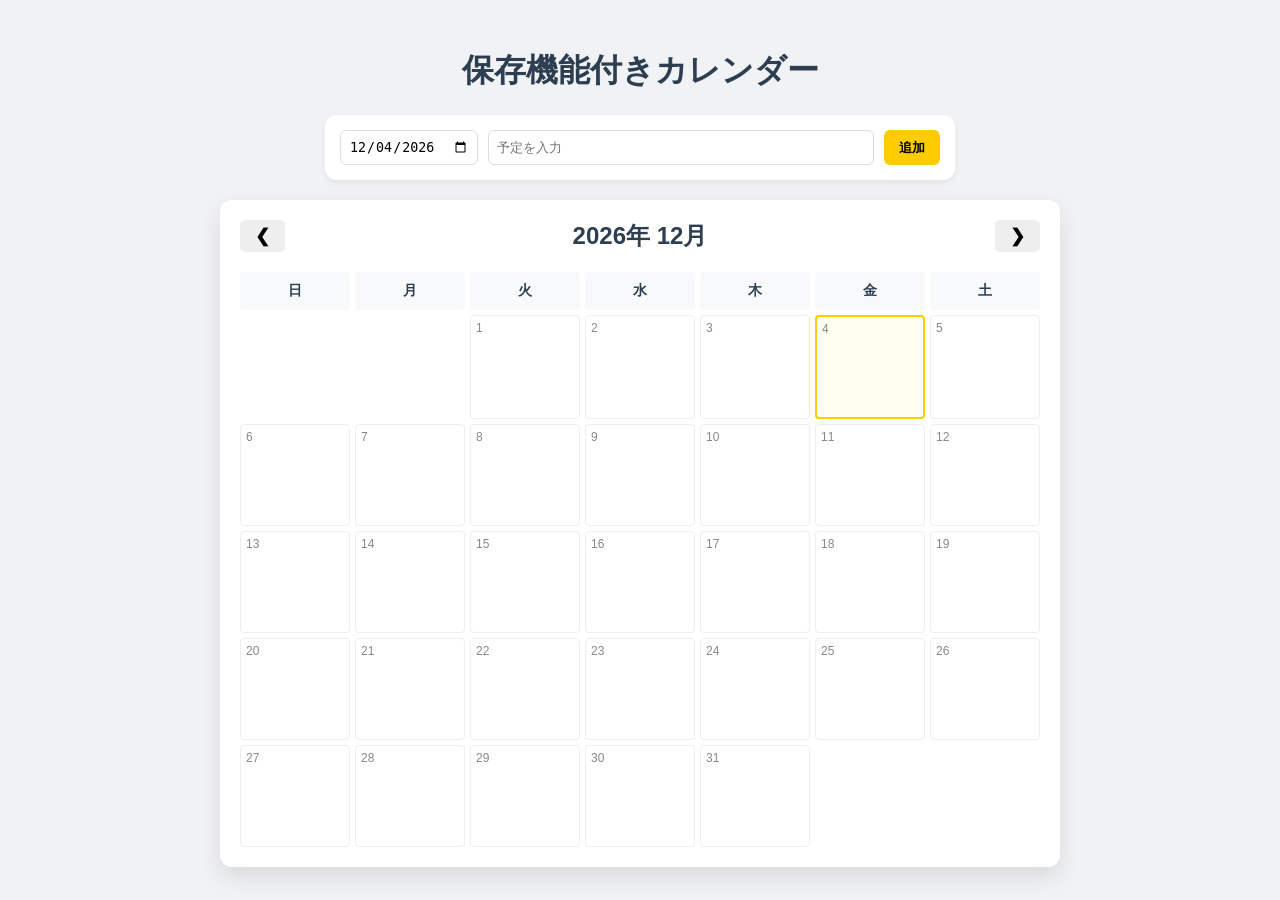
<file: index.html>
<!DOCTYPE html>
<html lang="ja">
<head>
    <meta charset="UTF-8">
    <title>保存できる！万能カレンダー</title>
    <style>
        :root { --primary: #ffcc00; --bg: #f0f2f5; --text: #2c3e50; }
        body { font-family: sans-serif; padding: 20px; background: var(--bg); color: var(--text); display: flex; flex-direction: column; align-items: center; }
        .input-group { background: white; padding: 15px; border-radius: 12px; box-shadow: 0 4px 6px rgba(0,0,0,0.05); margin-bottom: 20px; display: flex; gap: 10px; width: 100%; max-width: 600px; }
        input { padding: 8px; border: 1px solid #ddd; border-radius: 6px; }
        button { background: var(--primary); border: none; border-radius: 6px; padding: 8px 15px; cursor: pointer; font-weight: bold; }
        .calendar-container { background: white; padding: 20px; border-radius: 12px; box-shadow: 0 10px 25px rgba(0,0,0,0.1); width: 100%; max-width: 800px; }
        .calendar-header { display: flex; justify-content: space-between; align-items: center; margin-bottom: 20px; }
        .nav-btn { background: #eee; border: none; padding: 5px 15px; border-radius: 5px; cursor: pointer; font-size: 18px; }
        #month-display { font-size: 24px; font-weight: bold; }
        .calendar-grid { display: grid; grid-template-columns: repeat(7, 1fr); gap: 5px; }
        .day-name { text-align: center; font-weight: bold; padding: 10px; background: #f8f9fa; border-radius: 4px; font-size: 14px; }
        .day { min-height: 90px; border: 1px solid #eee; padding: 5px; background: #fff; border-radius: 4px; overflow-y: auto; }
        .day.today { border: 2px solid var(--primary); background: #fffdf0; }
        .date-num { font-size: 12px; color: #888; margin-bottom: 5px; }
        .event { font-size: 11px; background: var(--primary); padding: 2px 5px; border-radius: 3px; margin-bottom: 2px; cursor: pointer; white-space: nowrap; overflow: hidden; text-overflow: ellipsis; }
    </style>
</head>
<body>

    <h1>保存機能付きカレンダー</h1>

    <div class="input-group">
        <input type="date" id="todo-date">
        <input type="text" id="todo-input" placeholder="予定を入力" style="flex-grow: 1;">
        <button onclick="addEvent()">追加</button>
    </div>

    <div class="calendar-container">
        <div class="calendar-header">
            <button class="nav-btn" onclick="changeMonth(-1)">❮</button>
            <div id="month-display"></div>
            <button class="nav-btn" onclick="changeMonth(1)">❯</button>
        </div>
        <div class="calendar-grid" id="calendar-grid"></div>
    </div>

    <script>
        let currentDisplayDate = new Date();
        // ★ 読み込み時に保存されたデータを取得（なければ空っぽ）
        let allEvents = JSON.parse(localStorage.getItem('myCalendarEvents')) || {};

        function init() {
            document.getElementById('todo-date').value = new Date().toISOString().split('T')[0];
            render();
        }

        function render() {
            const grid = document.getElementById('calendar-grid');
            const display = document.getElementById('month-display');
            grid.innerHTML = '';

            const year = currentDisplayDate.getFullYear();
            const month = currentDisplayDate.getMonth();
            display.innerText = `${year}年 ${month + 1}月`;

            ['日','月','火','水','木','金','土'].forEach(d => {
                const div = document.createElement('div');
                div.className = 'day-name';
                div.innerText = d;
                grid.appendChild(div);
            });

            const firstDay = new Date(year, month, 1).getDay();
            const lastDate = new Date(year, month + 1, 0).getDate();

            for (let i = 0; i < firstDay; i++) grid.appendChild(document.createElement('div'));

            for (let d = 1; d <= lastDate; d++) {
                const dateStr = `${year}-${String(month+1).padStart(2,'0')}-${String(d).padStart(2,'0')}`;
                const dayDiv = document.createElement('div');
                dayDiv.className = 'day';
                if (dateStr === new Date().toISOString().split('T')[0]) dayDiv.classList.add('today');
                dayDiv.innerHTML = `<div class="date-num">${d}</div>`;
                
                if (allEvents[dateStr]) {
                    allEvents[dateStr].forEach((text, idx) => {
                        const ev = document.createElement('div');
                        ev.className = 'event';
                        ev.innerText = text;
                        ev.onclick = () => { 
                            if(confirm("消去しますか？")){ 
                                allEvents[dateStr].splice(idx,1); 
                                saveAndRender(); // 保存して再描画
                            } 
                        };
                        dayDiv.appendChild(ev);
                    });
                }
                grid.appendChild(dayDiv);
            }
        }

        function changeMonth(diff) {
            currentDisplayDate.setMonth(currentDisplayDate.getMonth() + diff);
            render();
        }

        function addEvent() {
            const date = document.getElementById('todo-date').value;
            const text = document.getElementById('todo-input').value;
            if (!date || !text) return;
            if (!allEvents[date]) allEvents[date] = [];
            allEvents[date].push(text);
            document.getElementById('todo-input').value = '';
            saveAndRender(); // 保存して再描画
        }

        // ★ データをブラウザに保存する関数
        function saveAndRender() {
            localStorage.setItem('myCalendarEvents', JSON.stringify(allEvents));
            render();
        }

        init();
    </script>
</body>
</html>
</file>
